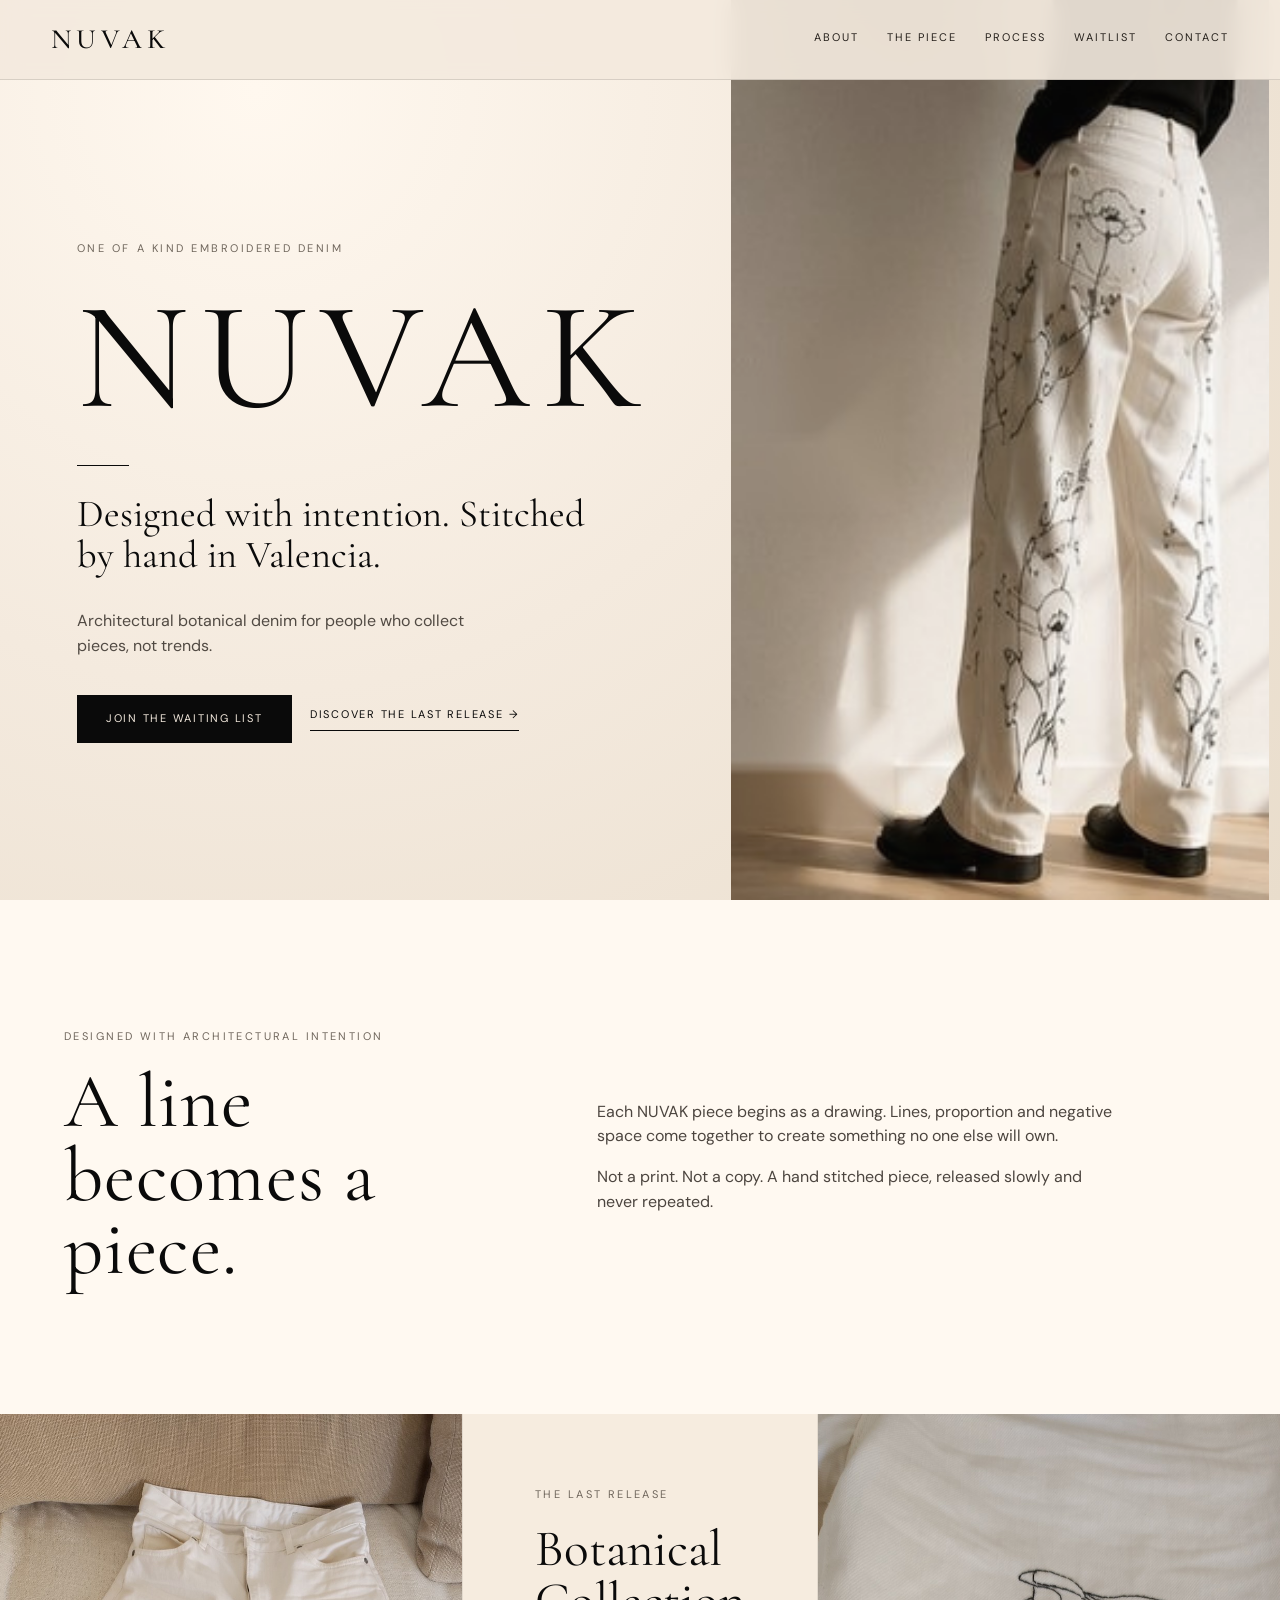
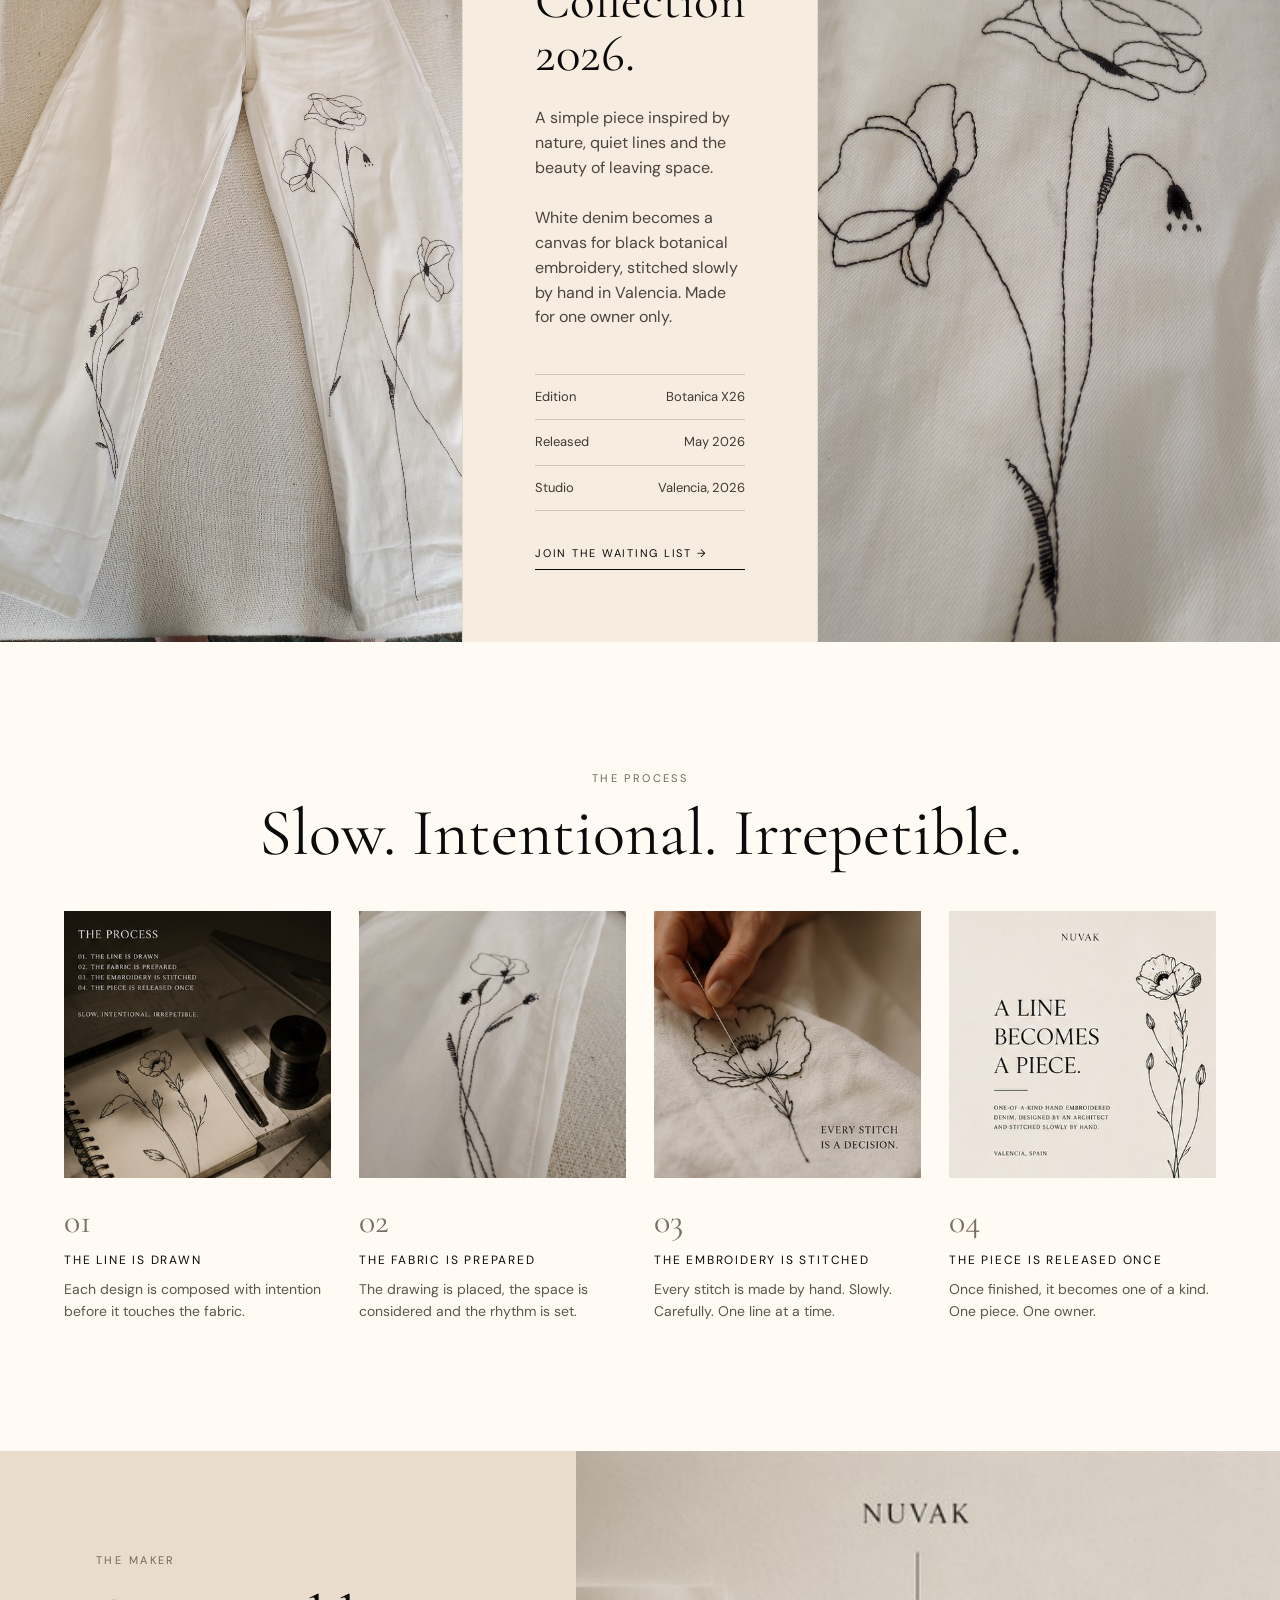
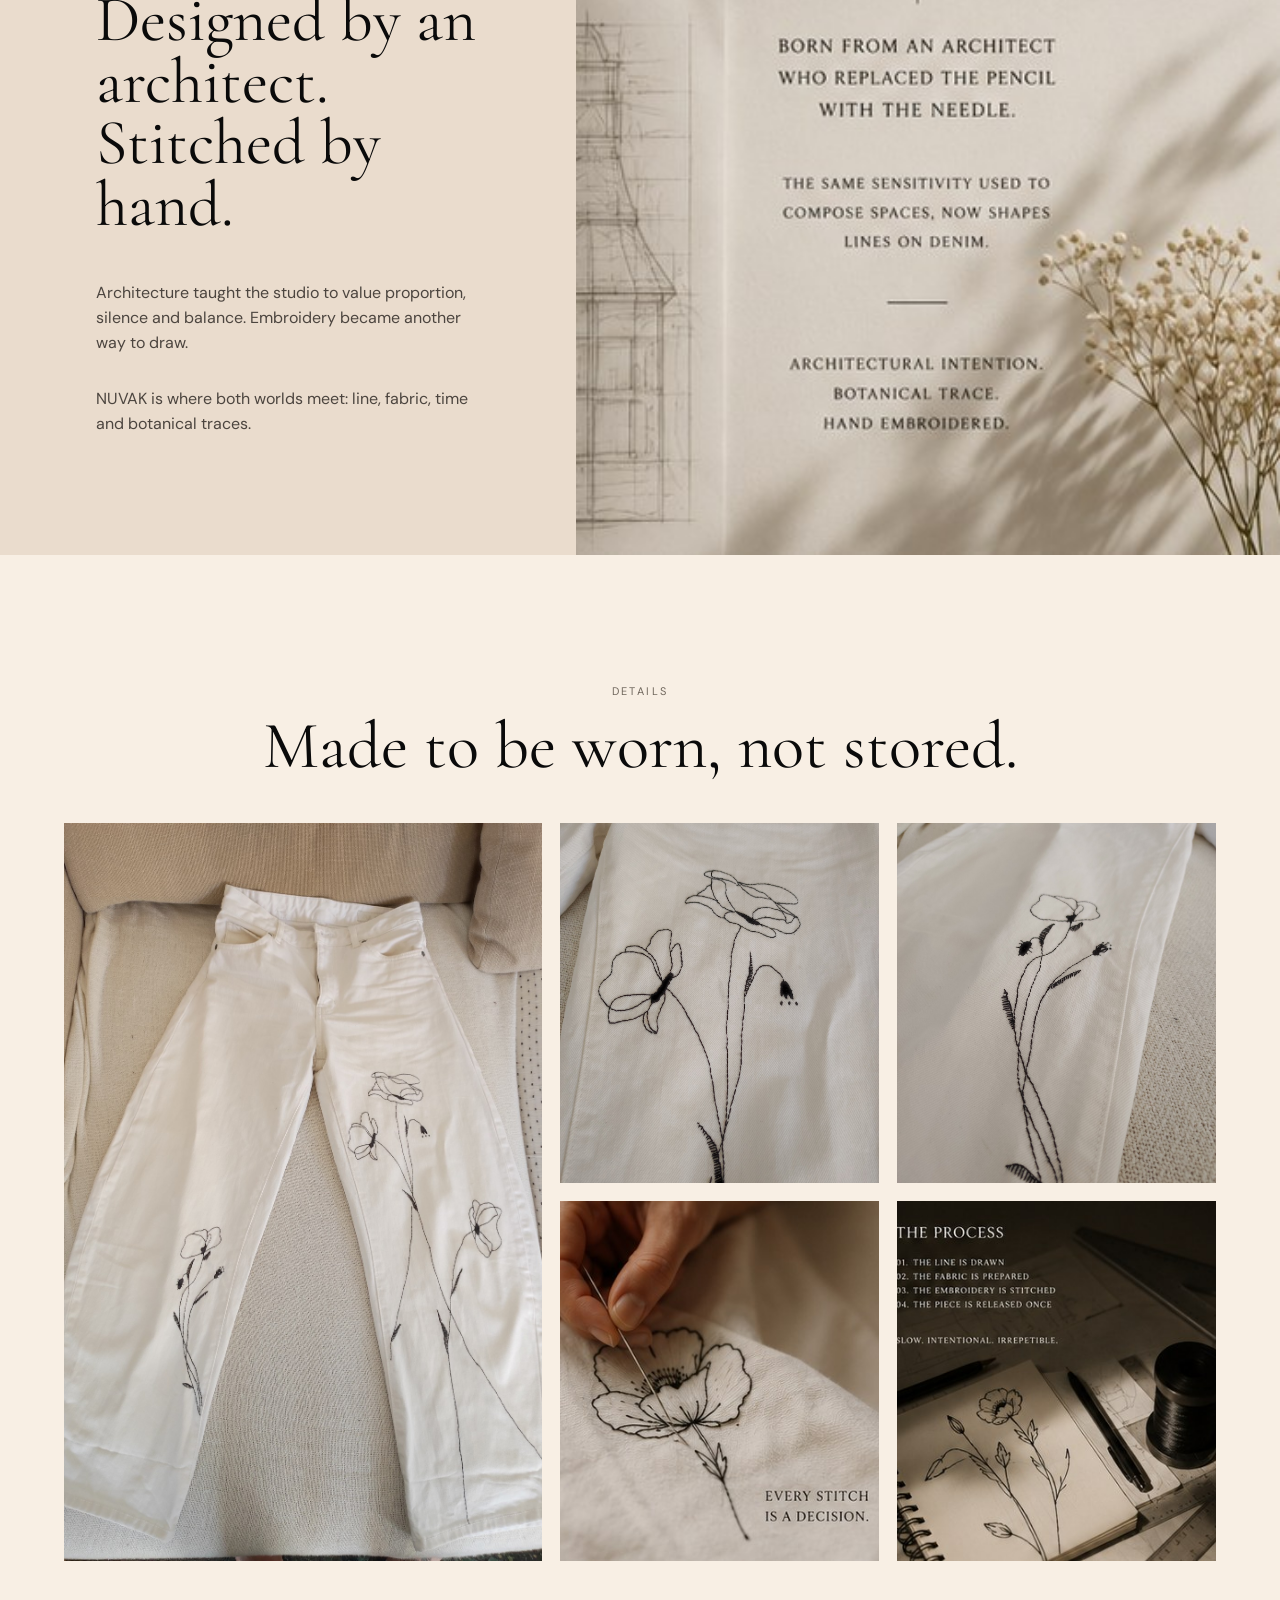
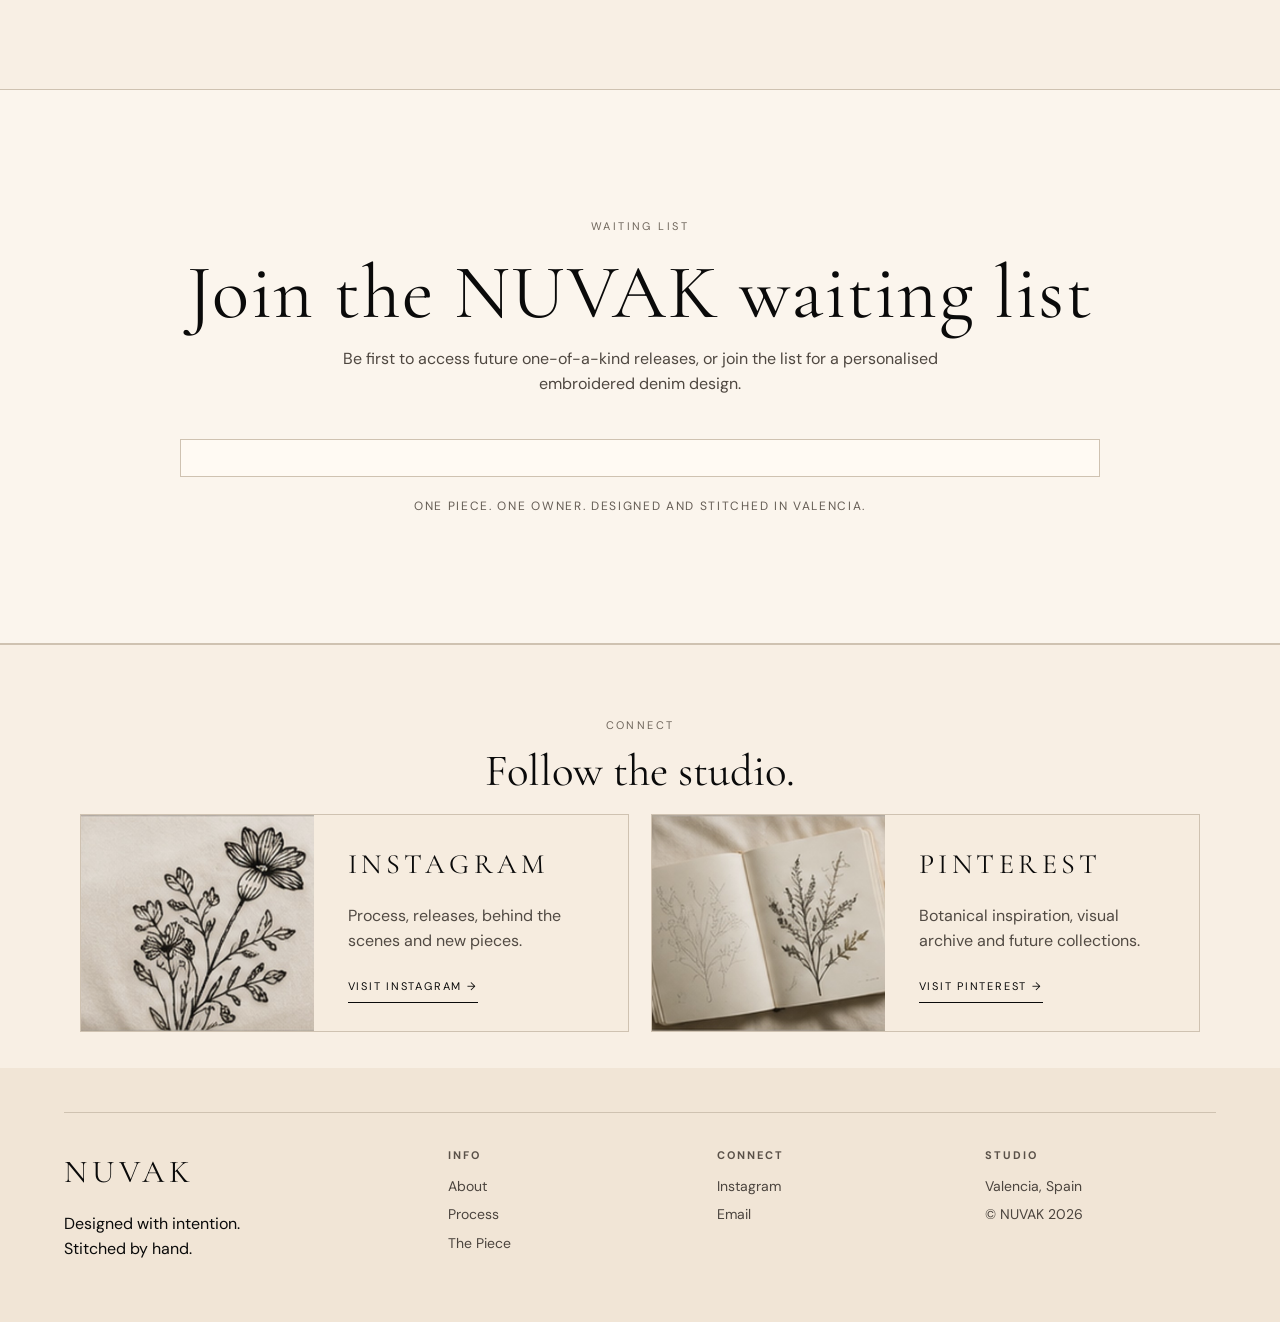
<file: index.html>
<!doctype html>
<html lang="en">
<head>
  <meta charset="utf-8">
  <meta name="viewport" content="width=device-width, initial-scale=1">
  <title>NUVAK | One of a kind embroidered denim</title>
  <meta name="description" content="NUVAK creates one-of-a-kind hand embroidered denim, designed with architectural intention and stitched by hand in Valencia.">

  <!-- Open Graph / WhatsApp / Facebook / iMessage -->
  <meta property="og:type" content="website">
  <meta property="og:url" content="https://nuvakatelier.com/">
  <meta property="og:title" content="NUVAK | One of a kind embroidered denim">
  <meta property="og:description" content="One piece. One owner. Hand embroidered denim made in Valencia.">
  <meta property="og:image" content="https://nuvakatelier.com/assets/botania-x26-social.jpg">
  <meta property="og:image:width" content="1200">
  <meta property="og:image:height" content="630">
  <meta property="og:locale" content="en_GB">
  <meta property="og:site_name" content="NUVAK">

  <!-- Twitter / X Card -->
  <meta name="twitter:card" content="summary_large_image">
  <meta name="twitter:title" content="NUVAK | One of a kind embroidered denim">
  <meta name="twitter:description" content="One piece. One owner. Hand embroidered denim made in Valencia.">
  <meta name="twitter:image" content="https://nuvakatelier.com/assets/botania-x26-social.jpg">
  <link rel="preconnect" href="https://fonts.googleapis.com">
  <link rel="preconnect" href="https://fonts.gstatic.com" crossorigin>
  <link href="https://fonts.googleapis.com/css2?family=Cormorant+Garamond:wght@400;500;600&family=DM+Sans:wght@300;400;500;600&display=swap" rel="stylesheet">
  <style>
    :root{
      --onyx:#0A0A0A;
      --ivory:#F4EADE;
      --paper:#FAF5EE;
      --warm:#E7DCCD;
      --line:#CFC2B1;
      --feldgrau:#4A6741;
      --muted:#6f665c;
      --max:1180px;
      --serif:'Cormorant Garamond', Georgia, serif;
      --sans:'DM Sans', Arial, sans-serif;
    }
    *{box-sizing:border-box}
    html{scroll-behavior:smooth}
    body{margin:0;background:var(--ivory);color:var(--onyx);font-family:var(--sans);font-size:16px;line-height:1.55}
    img{max-width:100%;display:block}
    a{color:inherit;text-decoration:none}
    .page{overflow:hidden}
    .nav{position:fixed;z-index:10;top:0;left:0;right:0;display:flex;align-items:center;justify-content:space-between;padding:18px clamp(22px,4vw,54px);background:rgba(244,234,222,.92);backdrop-filter:blur(10px);border-bottom:1px solid rgba(10,10,10,.12)}
    .brand{font-family:var(--serif);font-size:28px;letter-spacing:.18em;font-weight:500}
    .navlinks{display:flex;gap:28px;align-items:center;font-size:11px;letter-spacing:.18em;text-transform:uppercase;color:#25201b}
    .navlinks a{border-bottom:1px solid transparent;padding-bottom:4px}
    .navlinks a:hover{border-color:var(--onyx)}
    .hero{min-height:100vh;display:grid;grid-template-columns:1.02fr .98fr;align-items:stretch;background:radial-gradient(circle at 20% 10%,#fff8ef 0,#f4eade 46%,#e9ddcc 100%)}
    .hero-copy{padding:clamp(120px,17vh,190px) clamp(28px,6vw,84px) 70px;display:flex;flex-direction:column;justify-content:center}
    .eyebrow{font-size:11px;letter-spacing:.23em;text-transform:uppercase;color:var(--muted);margin-bottom:26px}
    h1,h2,h3{font-family:var(--serif);font-weight:400;line-height:.96;margin:0}
    h1{font-size:clamp(82px,12vw,180px);letter-spacing:.08em}
    .hero-line{width:52px;height:1px;background:var(--onyx);margin:34px 0 28px}
    .hero-sub{font-family:var(--serif);font-size:clamp(24px,3vw,42px);line-height:1.08;max-width:520px;margin:0 0 32px}
    .hero-note{max-width:440px;color:#514a43;margin:0 0 36px}
    .actions{display:flex;gap:18px;align-items:center;flex-wrap:wrap}
    .button{display:inline-flex;align-items:center;justify-content:center;min-height:48px;padding:0 28px;border:1px solid var(--onyx);font-size:11px;letter-spacing:.16em;text-transform:uppercase;background:var(--onyx);color:var(--ivory);transition:.2s ease}
    .button:hover{transform:translateY(-2px);background:#1d1a17}
    .link{font-size:11px;letter-spacing:.16em;text-transform:uppercase;border-bottom:1px solid var(--onyx);padding-bottom:7px}
    .hero-image{position:relative;min-height:680px;display:flex;align-items:flex-end;justify-content:center;overflow:hidden}
    .hero-image img{width:100%;height:100%;object-fit:cover;filter:saturate(.88) contrast(.96)}
    .section{padding:clamp(72px,10vw,130px) clamp(24px,5vw,70px)}
    .inner{max-width:var(--max);margin:0 auto}
    .statement{display:grid;grid-template-columns:.82fr 1.18fr;gap:clamp(36px,8vw,120px);align-items:center;background:#fff9f1}
    .statement h2{font-size:clamp(42px,6vw,82px);letter-spacing:.01em}
    .statement p{max-width:520px;color:#4c453f}
    .botanical-drawing{max-width:360px;margin-left:auto;opacity:.92}
    .piece{padding:0;background:#efe3d4;display:grid;grid-template-columns:1fr .72fr 1fr;min-height:720px}
    .piece .photo img{height:100%;width:100%;object-fit:cover}
    .piece-card{padding:clamp(44px,6vw,72px);display:flex;flex-direction:column;justify-content:center;background:#f6ecdf;border-left:1px solid rgba(10,10,10,.08);border-right:1px solid rgba(10,10,10,.08)}
    .label{font-size:11px;letter-spacing:.22em;text-transform:uppercase;color:var(--muted);margin-bottom:20px}
    .piece-card h2{font-size:clamp(38px,4vw,58px);line-height:1.02;margin-bottom:26px}
    .piece-card p{color:#4c453f;margin:0 0 26px}
    .facts{border-top:1px solid var(--line);margin:18px 0 34px}
    .fact{display:flex;justify-content:space-between;gap:20px;border-bottom:1px solid var(--line);padding:12px 0;font-size:13px;color:#3f3933}
    .process{background:#fffaf3}
    .section-title{text-align:center;margin-bottom:46px}
    .section-title .label{margin-bottom:14px}
    .section-title h2{font-size:clamp(42px,5.2vw,76px)}
    .process-grid{display:grid;grid-template-columns:repeat(4,1fr);gap:28px}
    .process-card img{aspect-ratio:1/1;object-fit:cover;margin-bottom:18px}
    .process-card .num{font-family:var(--serif);font-size:34px;color:#7b6d5f;margin-bottom:4px}
    .process-card h3{font-family:var(--sans);font-size:12px;letter-spacing:.15em;text-transform:uppercase;line-height:1.4;margin-bottom:10px}
    .process-card p{font-size:14px;color:#5d554e;margin:0}
    .maker{display:grid;grid-template-columns:.9fr 1.1fr;gap:0;background:#eadccd;padding:0}
    .maker-copy{padding:clamp(56px,8vw,96px);display:flex;flex-direction:column;justify-content:center}
    .maker-copy h2{font-size:clamp(40px,5vw,70px);margin-bottom:30px}
    .maker-copy p{max-width:420px;color:#4c453f}
    .maker-img img{width:100%;height:100%;min-height:560px;object-fit:cover}
    .gallery{background:#f8efe4}
    .gallery-grid{display:grid;grid-template-columns:1.2fr .8fr .8fr;grid-template-rows:360px 360px;gap:18px}
    .gallery-grid img{width:100%;height:100%;object-fit:cover}
    .gallery-grid img:first-child{grid-row:span 2}
    .waitlist{background:#fbf5ed;text-align:center;position:relative;border-top:1px solid var(--line);border-bottom:1px solid var(--line)}
    .waitlist h2{font-size:clamp(44px,6vw,82px);letter-spacing:.02em;margin-bottom:18px}
    .waitlist p{max-width:650px;margin:0 auto 34px;color:#4e4740}
    .jotform-wrap{max-width:920px;margin:42px auto 0;background:#fffaf3;border:1px solid var(--line);padding:18px;text-align:left}
    .jotform-wrap iframe{width:100% !important;max-width:100% !important;border:0 !important}
    .waitlist-small{font-size:12px;letter-spacing:.14em;text-transform:uppercase;color:#655d55;margin-top:20px}

    .social-section{background:#f8efe4;padding:72px clamp(24px,5vw,70px) 36px;border-top:1px solid var(--line)}
    .social-section .section-title{margin-bottom:18px}
    .social-section .section-title h2{font-size:clamp(32px,3.5vw,46px);line-height:1.05}
    .social-cards{max-width:1120px;margin:0 auto;display:grid;grid-template-columns:1fr 1fr;gap:22px}
    .social-card{display:grid;grid-template-columns:.74fr 1fr;min-height:188px;background:#f6ecdf;border:1px solid var(--line);transition:.2s ease;overflow:hidden}
    .social-card:hover{transform:translateY(-3px);background:#f1e5d6}
    .social-card img{width:100%;height:100%;object-fit:cover;filter:saturate(.88) contrast(.96)}
    .social-copy{padding:28px 34px;display:flex;flex-direction:column;justify-content:center;text-align:left}
    .social-name{font-family:var(--serif);font-size:28px;letter-spacing:.16em;text-transform:uppercase;margin-bottom:18px}
    .social-card p{color:#514a43;margin:0 0 24px;max-width:260px}
    .social-card span{font-size:11px;letter-spacing:.16em;text-transform:uppercase;border-bottom:1px solid var(--onyx);padding-bottom:7px;width:max-content}
    footer{padding:44px clamp(24px,5vw,70px);background:#f1e5d6}
    .footer-inner{max-width:var(--max);margin:0 auto;display:grid;grid-template-columns:1.2fr repeat(3,.8fr);gap:38px;border-top:1px solid var(--line);padding-top:34px}
    .footer-brand{font-family:var(--serif);font-size:32px;letter-spacing:.16em;margin-bottom:10px}
    .footer-col h4{font-size:11px;letter-spacing:.18em;text-transform:uppercase;margin:0 0 12px;color:#5a5149}
    .footer-col a,.footer-col p{display:block;font-size:14px;color:#4b443e;margin:0 0 7px}
    .mockup-note{font-size:12px;text-align:center;color:#70675f;padding:18px;background:#e8ddcf}
    @media (max-width:900px){
      .nav{position:absolute}.navlinks{display:none}.hero{grid-template-columns:1fr}.hero-image{min-height:520px;order:-1}.hero-copy{padding-top:40px}.statement,.maker{grid-template-columns:1fr}.piece{grid-template-columns:1fr}.piece .photo img{height:auto}.process-grid{grid-template-columns:1fr 1fr}.gallery-grid{grid-template-columns:1fr 1fr;grid-template-rows:auto}.gallery-grid img{height:auto}.gallery-grid img:first-child{grid-row:auto}.footer-inner{grid-template-columns:1fr 1fr}h1{font-size:76px}
    }
    @media (max-width:560px){

      .social-cards{grid-template-columns:1fr}.social-card{grid-template-columns:1fr}.social-card img{height:220px}
      .brand{font-size:22px}.hero-sub{font-size:28px}.actions{align-items:stretch}.button,.link{width:100%;text-align:center}.process-grid,.footer-inner{grid-template-columns:1fr}.section{padding:64px 22px}.piece-card{padding:46px 24px}.maker-copy{padding:54px 24px}.gallery-grid{grid-template-columns:1fr}.fact{font-size:12px}h1{font-size:58px;letter-spacing:.06em}
    }
  </style>
</head>
<body>
  <div class="page">
    <nav class="nav" aria-label="Main navigation">
      <a class="brand" href="#top">NUVAK</a>
      <div class="navlinks">
        <a href="#about">About</a>
        <a href="#piece">The Piece</a>
        <a href="#process">Process</a>
        <a href="#waitlist">Waitlist</a>
        <a href="#connect">Contact</a>
      </div>
    </nav>

    <header id="top" class="hero">
      <div class="hero-copy">
        <div class="eyebrow">One of a kind embroidered denim</div>
        <h1>NUVAK</h1>
        <div class="hero-line"></div>
        <p class="hero-sub">Designed with intention. Stitched by hand in Valencia.</p>
        <p class="hero-note">Architectural botanical denim for people who collect pieces, not trends.</p>
        <div class="actions">
          <a class="button" href="#waitlist">Join the waiting list</a>
          <a class="link" href="#piece">Discover the last release →</a>
        </div>
      </div>
      <div class="hero-image">
        <img src="assets/hero-editorial.jpg" alt="Model wearing NUVAK embroidered white denim in natural light">
      </div>
    </header>

    <section id="about" class="section statement">
      <div>
        <div class="label">Designed with architectural intention</div>
        <h2>A line becomes a piece.</h2>
      </div>
      <div>
        <p>Each NUVAK piece begins as a drawing. Lines, proportion and negative space come together to create something no one else will own.</p>
        <p>Not a print. Not a copy. A hand stitched piece, released slowly and never repeated.</p>
      </div>
    </section>

    <section id="piece" class="piece">
      <div class="photo"><img src="assets/real-full-piece.jpg" alt="Full view of white denim jeans with black botanical embroidery"></div>
      <article class="piece-card">
        <div class="label">The last release</div>
        <h2>Botanical Collection 2026.</h2>
        <p>A simple piece inspired by nature, quiet lines and the beauty of leaving space.</p>
        <p>White denim becomes a canvas for black botanical embroidery, stitched slowly by hand in Valencia. Made for one owner only.</p>
        <div class="facts">
          <div class="fact"><span>Edition</span><span>Botanica X26</span></div>
          <div class="fact"><span>Released</span><span>May 2026</span></div>
          <div class="fact"><span>Studio</span><span>Valencia, 2026</span></div>
        </div>
        <a class="link" href="#waitlist">Join the waiting list →</a>
      </article>
      <div class="photo"><img src="assets/real-detail-flower.jpg" alt="Close up of black botanical embroidery on white denim"></div>
    </section>

    <section id="process" class="section process">
      <div class="inner">
        <div class="section-title">
          <div class="label">The process</div>
          <h2>Slow. Intentional. Irrepetible.</h2>
        </div>
        <div class="process-grid">
          <article class="process-card">
            <img src="assets/process-sketch.jpg" alt="Botanical sketches and embroidery planning">
            <div class="num">01</div>
            <h3>The line is drawn</h3>
            <p>Each design is composed with intention before it touches the fabric.</p>
          </article>
          <article class="process-card">
            <img src="assets/real-leg-linework.jpg" alt="Black botanical linework placed on white denim">
            <div class="num">02</div>
            <h3>The fabric is prepared</h3>
            <p>The drawing is placed, the space is considered and the rhythm is set.</p>
          </article>
          <article class="process-card">
            <img src="assets/process-stitch.jpg" alt="Hand stitching black floral embroidery onto white denim">
            <div class="num">03</div>
            <h3>The embroidery is stitched</h3>
            <p>Every stitch is made by hand. Slowly. Carefully. One line at a time.</p>
          </article>
          <article class="process-card">
            <img src="assets/brand-line-piece.jpg" alt="NUVAK line and botanical artwork brand panel">
            <div class="num">04</div>
            <h3>The piece is released once</h3>
            <p>Once finished, it becomes one of a kind. One piece. One owner.</p>
          </article>
        </div>
      </div>
    </section>

    <section class="maker">
      <div class="maker-copy">
        <div class="label">The maker</div>
        <h2>Designed by an architect. Stitched by hand.</h2>
        <p>Architecture taught the studio to value proportion, silence and balance. Embroidery became another way to draw.</p>
        <p>NUVAK is where both worlds meet: line, fabric, time and botanical traces.</p>
      </div>
      <div class="maker-img"><img src="assets/maker-story.jpg" alt="Editorial NUVAK maker story with architectural drawing and botanical details"></div>
    </section>

    <section class="section gallery">
      <div class="inner">
        <div class="section-title">
          <div class="label">Details</div>
          <h2>Made to be worn, not stored.</h2>
        </div>
        <div class="gallery-grid">
          <img src="assets/real-full-piece.jpg" alt="Full NUVAK embroidered denim piece">
          <img src="assets/real-detail-flower.jpg" alt="Close-up botanical stitching on white denim">
          <img src="assets/real-leg-linework.jpg" alt="Black botanical linework on the denim leg">
          <img src="assets/process-stitch.jpg" alt="Hand stitching black floral embroidery onto white denim">
          <img src="assets/process-sketch.jpg" alt="Botanical sketch and embroidery planning details">
        </div>
      </div>
    </section>

    <section id="waitlist" class="section waitlist">
      <div class="inner">
        <div class="label">Waiting list</div>
        <h2>Join the NUVAK waiting list</h2>
        <p>Be first to access future one-of-a-kind releases, or join the list for a personalised embroidered denim design.</p>
        <div class="jotform-wrap" aria-label="NUVAK waiting list form">
          <script type="text/javascript" src="https://form.jotform.com/jsform/261574053536054"></script>
        </div>
        <div class="waitlist-small">One piece. One owner. Designed and stitched in Valencia.</div>
      </div>
    </section>


    <section class="social-section" id="connect">
      <div class="inner">
        <div class="section-title">
          <div class="label">Connect</div>
          <h2>Follow the studio.</h2>
        </div>
        <div class="social-cards">
          <a class="social-card" href="https://www.instagram.com/nuvakatelier/" target="_blank" rel="noopener">
            <img src="assets/social-instagram.jpg" alt="NUVAK embroidered botanical detail for Instagram">
            <div class="social-copy">
              <div class="social-name">Instagram</div>
              <p>Process, releases, behind the scenes and new pieces.</p>
              <span>Visit Instagram →</span>
            </div>
          </a>
          <a class="social-card" href="https://pin.it/55UlRZ4mx" target="_blank" rel="noopener">
            <img src="assets/social-pinterest.jpg" alt="NUVAK botanical sketch and inspiration for Pinterest">
            <div class="social-copy">
              <div class="social-name">Pinterest</div>
              <p>Botanical inspiration, visual archive and future collections.</p>
              <span>Visit Pinterest →</span>
            </div>
          </a>
        </div>
      </div>
    </section>

    <footer>
      <div class="footer-inner">
        <div>
          <div class="footer-brand">NUVAK</div>
          <p>Designed with intention.<br>Stitched by hand.</p>
        </div>
        <div class="footer-col">
          <h4>Info</h4>
          <a href="#about">About</a>
          <a href="#process">Process</a>
          <a href="#piece">The Piece</a>
        </div>
        <div class="footer-col">
          <h4>Connect</h4>
          <a href="https://www.instagram.com/nuvakatelier/" target="_blank" rel="noopener">Instagram</a>
          <a href="mailto:nuvakatelier@gmail.com">Email</a>
        </div>
        <div class="footer-col">
          <h4>Studio</h4>
          <p>Valencia, Spain</p>
          <p>© NUVAK 2026</p>
        </div>
      </div>
    </footer>
  </div>
</body>
</html>
</file>
